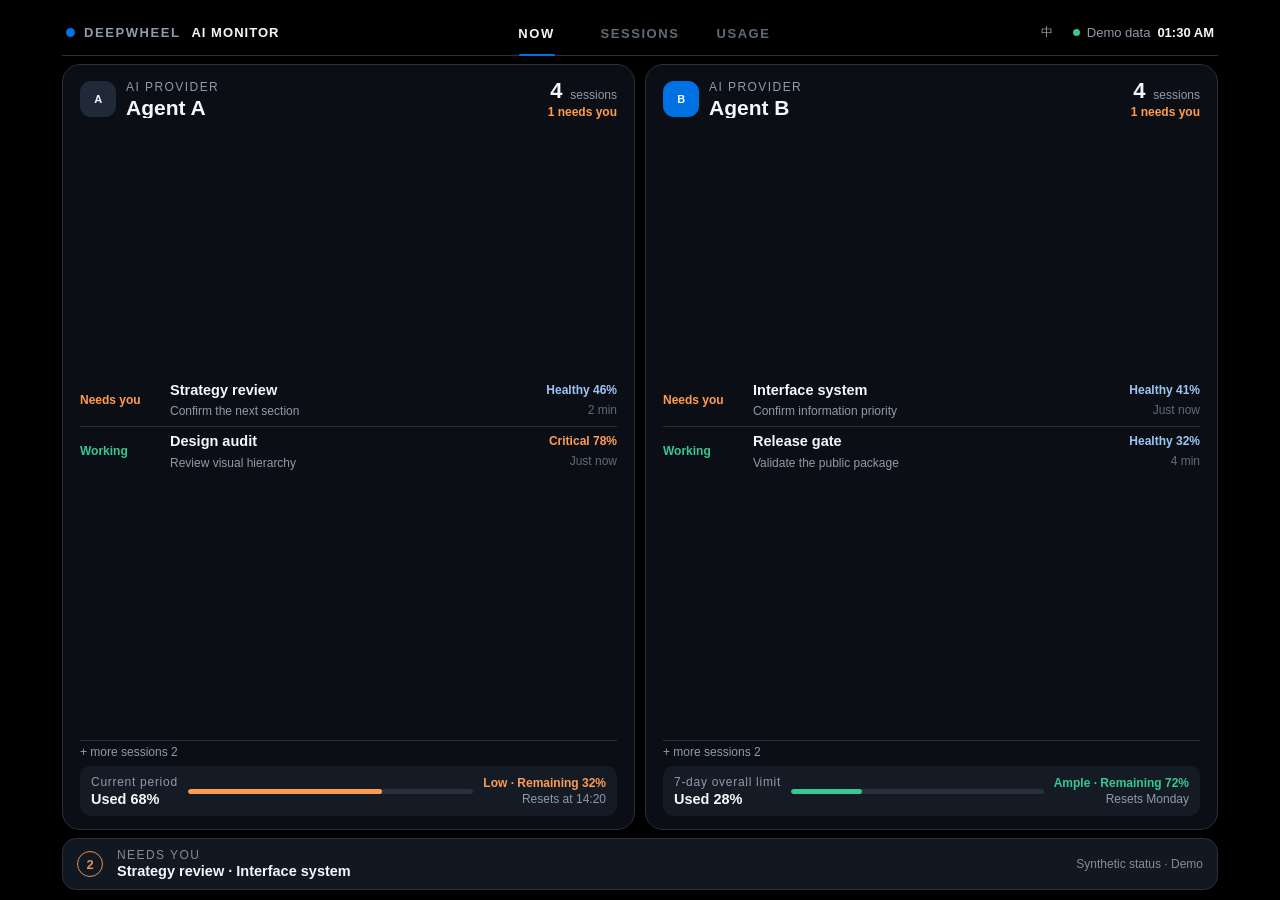
<file: skills/lucas-deepwheel-ai-monitor/assets/starter/index.html>
<!doctype html>
<html lang="zh-CN">
<head>
  <meta charset="utf-8">
  <meta name="viewport" content="width=device-width,initial-scale=1,viewport-fit=cover">
  <meta name="theme-color" content="#000000">
  <meta name="ai-monitor-data-mode" content="demo">
  <meta name="color-scheme" content="dark">
  <meta name="mobile-web-app-capable" content="yes">
  <meta name="apple-mobile-web-app-capable" content="yes">
  <meta name="apple-mobile-web-app-status-bar-style" content="black-translucent">
  <meta name="apple-mobile-web-app-title" content="AI Monitor">
  <title>AI Monitor</title>
  <link rel="manifest" href="manifest.webmanifest?v=4">
  <link rel="apple-touch-icon" href="icons/apple-touch-icon.png?v=3">
  <link rel="stylesheet" href="styles.css?v=4">
</head>
<body>
  <main id="app" aria-label="AI Monitor · AI 编程状态副屏"></main>
  <script src="app.js?v=4"></script>
</body>
</html>
</file>
<file: skills/lucas-deepwheel-ai-monitor/assets/starter/styles.css>
:root {
  --dw-source-ink:#101722; --dw-source-body:#42474F; --dw-source-caption:#5C626B;
  --dw-source-hairline:#E1E6EE; --dw-source-mist:#F2F5F9; --dw-source-white:#FFFFFF;
  --dw-source-success:#12805C; --dw-source-warning:#B54708; --dw-source-error:#D92D20;
  --dw-blue:#0071E3; --dw-ink:#F5F7FA; --dw-body:#C2C9D2; --dw-caption:#8F9AAA;
  --dw-decor:#5F6B79; --dw-hairline:#27303C; --dw-mist:#151B24; --dw-white:#0B0F15;
  --dw-success:#37C793; --dw-warning:#FF9B51; --dw-error:#FF6B6B; --dw-touch-min: 44px;
  --dw-black:#000000; --dw-surface:#0B0F15; --dw-surface-raised:#111821;
  --island-guard:clamp(44px,6.5vw,62px);
  --safe-left:max(var(--island-guard),env(safe-area-inset-left)); --safe-right:max(var(--island-guard),env(safe-area-inset-right));
  --safe-top:max(10px,env(safe-area-inset-top)); --safe-bottom:max(10px,env(safe-area-inset-bottom));
  font-family:"Avenir Next","PingFang SC",-apple-system,BlinkMacSystemFont,sans-serif;
  color:var(--dw-ink); background:var(--dw-black); font-synthesis:none;
}
*{box-sizing:border-box}
html,body{margin:0;width:100%;height:100%;overflow:hidden;background:var(--dw-black)}
body::before,body::after{content:"";position:fixed;z-index:30;top:0;bottom:0;background:var(--dw-black);pointer-events:none}
body::before{left:0;width:var(--safe-left)}body::after{right:0;width:var(--safe-right)}
#app{width:100%;height:100%;padding:var(--safe-top) var(--safe-right) var(--safe-bottom) var(--safe-left);display:grid;grid-template-rows:46px minmax(0,1fr) 52px;gap:8px;background:var(--dw-black)}
.peer-grid{display:grid;grid-template-columns:repeat(2,minmax(0,1fr));gap:10px;min-height:0}
.topbar{display:grid;grid-template-columns:1fr auto 1fr;align-items:center;border-bottom:1px solid var(--dw-hairline);padding:0 4px}
.dw-lockup{display:flex;align-items:center;gap:9px;font-size:10px;letter-spacing:.12em;color:var(--dw-caption);font-weight:600;white-space:nowrap}
.dw-lockup b{font-size:10px;letter-spacing:.08em;color:var(--dw-ink);padding-left:2px}
.dw-dot{width:9px;height:9px;border-radius:50%;background:var(--dw-blue);flex:none}
.topbar nav{height:100%;display:flex;align-items:end;gap:28px}
.topbar nav a{position:relative;display:grid;place-items:center;min-width:72px;min-height:44px;text-decoration:none;color:var(--dw-decor);font-size:10px;font-weight:600;letter-spacing:.12em}
.topbar nav a.active{color:var(--dw-ink)}
.topbar nav a.active::after{content:"";position:absolute;left:18px;right:18px;bottom:-1px;height:2px;border-radius:2px;background:var(--dw-blue)}
.sync{justify-self:end;display:flex;align-items:center;gap:7px;font-size:10px;color:var(--dw-caption);white-space:nowrap;font-variant-numeric:tabular-nums}
.sync time{font-weight:600;color:var(--dw-ink)}
.sync-dot{width:7px;height:7px;border-radius:50%;background:var(--dw-success)}
.provider-card,.sessions-panel,.usage-panel{border:1px solid var(--dw-hairline);border-radius:18px;padding:14px 16px 12px;min-width:0;background:var(--dw-surface)}
.provider-card{display:grid;grid-template-rows:auto 1fr auto auto}
.sessions-panel{display:grid;grid-template-rows:auto minmax(0,1fr) auto;min-height:0}
.usage-panel{display:grid;grid-template-rows:auto 1fr auto;min-height:0}
.provider-head{display:flex;justify-content:space-between;align-items:flex-start;gap:12px}
.provider-id{display:flex;align-items:center;gap:10px;min-width:0}
.provider-card .provider-head,.sessions-panel .provider-id,.usage-panel .provider-id{transform:translateZ(0);will-change:transform}
.provider-mark{width:36px;height:36px;border-radius:11px;display:grid;place-items:center;flex:none;background:#202938;color:var(--dw-ink);font-size:11px;font-weight:700;letter-spacing:-.02em}
.provider-image{display:block;object-fit:cover;background:transparent}
.mark-agent-a{background:#202938}
.mark-agent-b{background:var(--dw-blue)}
.provider-id small{display:block;font-size:8px;color:var(--dw-caption);letter-spacing:.12em;text-transform:uppercase}
.provider-id h2{font-size:19px;line-height:1;margin:3px 0 0;font-weight:600;white-space:nowrap;overflow:hidden;text-overflow:ellipsis}
.provider-count{display:grid;grid-template-columns:auto auto;align-items:end;column-gap:5px;text-align:right}
.provider-count>b{font-size:20px;line-height:1;font-weight:600;font-variant-numeric:tabular-nums}
.provider-count>span{font-size:9px;color:var(--dw-caption)}
.provider-count>em{grid-column:1/3;margin-top:3px;font-size:9px;font-style:normal;color:var(--dw-warning);font-weight:600;white-space:nowrap}
.session-list{align-self:center;display:grid;margin-top:0}
.sessions-all{align-self:stretch;display:grid;grid-auto-rows:1fr;margin-top:5px}
.session-row{display:grid;grid-template-columns:70px minmax(0,1fr) 70px;gap:8px;align-items:center;min-height:48px;border-top:1px solid var(--dw-hairline)}
.session-list .session-row:first-child,.sessions-all .session-row:first-child{border-top:0}
.session-state{font-size:9px;font-weight:600;color:var(--dw-caption)}
.session-row.waiting .session-state,.session-row.blocked .session-state{color:var(--dw-warning)}
.session-row.error .session-state{color:var(--dw-error)}
.session-row.working .session-state{color:var(--dw-success)}
.session-copy{display:grid;min-width:0}
.session-copy b{font-size:11px;font-weight:600;white-space:nowrap;overflow:hidden;text-overflow:ellipsis}
.session-copy span{font-size:9px;color:var(--dw-caption);margin-top:2px;white-space:nowrap;overflow:hidden;text-overflow:ellipsis}
.session-meta{text-align:right;display:grid;min-width:0}
.session-meta b{font-size:9px;font-weight:600;color:var(--dw-caption);white-space:nowrap}
.session-meta span{font-size:8px;color:var(--dw-decor);margin-top:2px;white-space:nowrap}
.session-meta.risk b{color:var(--dw-warning)}
.more-sessions{font-size:9px;color:var(--dw-caption);padding:4px 0 7px;border-top:1px solid var(--dw-hairline)}
.usage-strip{display:grid;grid-template-columns:auto 1fr auto;gap:10px;align-items:center;background:var(--dw-mist);border-radius:11px;padding:8px 10px}
.usage-copy small{display:block;font-size:8px;color:var(--dw-caption);letter-spacing:.06em}
.usage-copy b{display:block;font-size:10px;margin-top:2px;font-weight:600;white-space:nowrap}
.usage-bar{height:4px;background:var(--dw-hairline);border-radius:4px;overflow:hidden}
.usage-bar i{display:block;height:100%;background:var(--dw-ink);border-radius:4px}
.usage-strip.low .usage-bar i{background:var(--dw-warning)}
.usage-meta{display:grid;gap:2px;text-align:right;font-size:8px;color:var(--dw-caption);white-space:nowrap}
.alert{border:1px solid var(--dw-hairline);border-radius:14px;background:var(--dw-surface-raised);color:var(--dw-ink);display:grid;grid-template-columns:30px 1fr auto;align-items:center;gap:10px;padding:0 14px}
.alert-count{width:26px;height:26px;border:1px solid #E09052;border-radius:50%;display:grid;place-items:center;color:#E09052;font-size:11px;font-weight:600}
.alert small{display:block;font-size:8px;letter-spacing:.12em;color:rgba(255,255,255,.5)}
.alert b{font-size:11px;font-weight:600;white-space:nowrap;overflow:hidden;text-overflow:ellipsis}
.mode-tag{font-size:9px;color:rgba(255,255,255,.5);white-space:nowrap}
.sessions-foot{border-top:1px solid var(--dw-hairline);padding-top:7px;font-size:8px;color:var(--dw-caption)}
.foot{display:grid;grid-template-columns:1fr auto 1fr;align-items:center;padding:0 5px;font-size:8px;color:var(--dw-caption);letter-spacing:.07em}
.foot b{font-size:9px;color:var(--dw-ink);font-weight:600}
.foot time{justify-self:end;font-variant-numeric:tabular-nums}
.source-badge{font-size:8px;color:var(--dw-caption);border:1px solid var(--dw-hairline);border-radius:999px;padding:5px 8px;white-space:nowrap}
.usage-hero{align-self:center}
.usage-hero>small{font-size:9px;color:var(--dw-caption);letter-spacing:.1em;font-weight:600}
.usage-hero>div{line-height:.8;margin:8px 0 9px;font-variant-numeric:tabular-nums}
.usage-hero>div b{font-size:68px;font-weight:600;letter-spacing:-.06em}
.usage-hero>div sup{font-size:19px;font-weight:600;vertical-align:top;margin-left:3px}
.usage-hero>span{font-size:10px;color:var(--dw-caption)}
.usage-panel.low .usage-hero>div{color:var(--dw-warning)}
.usage-detail{display:grid;grid-template-columns:.8fr 1fr 1.2fr;border-top:1px solid var(--dw-hairline);padding-top:9px}
.usage-detail>div{min-width:0}
.usage-detail>div+div{border-left:1px solid var(--dw-hairline);padding-left:14px}
.usage-detail small{display:block;font-size:8px;color:var(--dw-caption);letter-spacing:.06em}
.usage-detail b{display:block;font-size:13px;margin-top:4px;font-weight:600;white-space:nowrap;overflow:hidden;text-overflow:ellipsis}
.usage-spark{display:block;width:100%;height:26px;margin-top:2px;overflow:visible}.usage-spark polyline{fill:none;stroke:var(--dw-decor);stroke-width:1.8;stroke-linecap:round;stroke-linejoin:round}.usage-spark circle{fill:var(--dw-decor)}
.empty{align-self:center;margin:0;color:var(--dw-caption);font-size:10px}
.safe-probe{position:fixed;visibility:hidden;padding:env(safe-area-inset-top) env(safe-area-inset-right) env(safe-area-inset-bottom) env(safe-area-inset-left)}
#device-check{position:fixed;z-index:20;right:var(--safe-right);bottom:var(--safe-bottom);width:250px;padding:12px 14px;border:1px solid rgba(255,255,255,.18);border-radius:14px;background:rgba(16,23,34,.94);color:#fff;box-shadow:0 12px 30px rgba(16,23,34,.25);font-size:10px;font-variant-numeric:tabular-nums;backdrop-filter:blur(14px)}
#device-check>div{display:flex;align-items:center;justify-content:space-between;gap:10px}#device-check b{font-size:10px;letter-spacing:.1em}#device-check a{min-width:44px;min-height:32px;display:grid;place-items:center;color:#fff;text-decoration:none;border:1px solid rgba(255,255,255,.25);border-radius:999px}#device-check p{margin:5px 0 0;color:rgba(255,255,255,.72)}#device-check p.pass{color:#61D2A8;font-weight:600}#device-check p.fail{color:#FFB16F;font-weight:600}
@media(max-height:390px){
  #app{grid-template-rows:40px minmax(0,1fr) 44px;gap:6px}
  .topbar nav a{min-height:38px;min-width:64px}
  .provider-card,.sessions-panel,.usage-panel{padding:10px 13px 9px;border-radius:16px}
  .provider-mark{width:31px;height:31px;border-radius:9px}
  .provider-id h2{font-size:16px}.provider-count>b{font-size:17px}
  .session-row{min-height:42px}.usage-strip{padding:6px 8px}.more-sessions{padding:2px 0 5px}
  .usage-hero>div b{font-size:57px}.usage-detail{padding-top:7px}.alert{border-radius:12px}
}
@media(max-width:830px){.dw-lockup b{display:none}.topbar nav{gap:8px}.topbar nav a{min-width:60px}.sync span:not(.sync-dot){display:none}}
@media(prefers-reduced-motion:reduce){*{animation:none!important;transition:none!important}}

/* Usage colour + adaptive type exploration. The accepted rc10 source is untouched. */
:root{
  --usage-ample:#37C793;
  --usage-normal:#4EA1FF;
  --usage-low:#FF9B51;
  --usage-critical:#FF5F57;
  --usage-unknown:#8F9AAA;
  --type-caption:clamp(11px,calc(6px + 1.35vh),12px);
  --type-meta:clamp(12px,calc(6.7px + 1.4vh),13px);
  --type-body:clamp(13px,calc(7.4px + 1.5vh),14.5px);
  --type-title:clamp(18px,calc(10px + 2.1vh),21px);
  --type-count:clamp(19px,calc(11px + 2.15vh),22px);
  --type-hero:clamp(62px,calc(26px + 9.5vh),78px);
}
.dw-lockup,.dw-lockup b,.topbar nav a,.sync{font-size:var(--type-meta)}
.provider-id small,.session-meta span,.usage-copy small,.usage-meta,.alert small,.sessions-foot,.foot,.source-badge,.usage-detail small{font-size:var(--type-caption)}
.provider-id h2{font-size:var(--type-title)}
.provider-count>b{font-size:var(--type-count)}
.provider-count>span,.provider-count>em,.session-state,.session-copy span,.session-meta b,.more-sessions,.mode-tag,.usage-hero>small{font-size:var(--type-caption)}
.session-copy b,.usage-copy b,.alert b,.usage-hero>span{font-size:var(--type-body)}
.alert-count{font-size:var(--type-meta)}
.foot b{font-size:var(--type-meta)}
.usage-detail b{font-size:clamp(14px,calc(7px + 1.9vh),16px)}
.usage-hero>div b{font-size:var(--type-hero)}
.usage-hero>div sup{font-size:clamp(20px,calc(9px + 2.8vh),24px)}
.session-copy span,.session-meta span{margin-top:3px}
.usage-bar{height:5px}
.usage-meta strong{font:inherit;font-weight:600;color:var(--usage-tone)}
.usage-state-label{display:flex;align-items:center;gap:6px}
.usage-state-label i{width:7px;height:7px;border-radius:50%;background:var(--usage-tone);box-shadow:0 0 0 3px color-mix(in srgb,var(--usage-tone) 16%,transparent)}
.usage-ample{--usage-tone:var(--usage-ample)}
.usage-normal{--usage-tone:var(--usage-normal)}
.usage-low{--usage-tone:var(--usage-low)}
.usage-critical{--usage-tone:var(--usage-critical)}
.usage-unknown{--usage-tone:var(--usage-unknown)}
.usage-strip .usage-bar i{background:var(--usage-tone)}
.usage-panel .usage-hero>div{color:var(--usage-tone)}
.usage-panel .usage-spark polyline{stroke:var(--usage-tone)}
.usage-panel .usage-spark circle{fill:var(--usage-tone)}
@media(max-height:390px){
  :root{--type-caption:11px;--type-meta:12px;--type-body:13px;--type-title:18px;--type-count:19px;--type-hero:60px}
  .session-row{grid-template-columns:76px minmax(0,1fr) 76px;gap:7px}
  .provider-card,.sessions-panel,.usage-panel{padding:9px 12px 8px}
  .usage-strip{padding:5px 8px}
  .usage-detail>div+div{padding-left:10px}
}
@media(min-height:430px){
  .provider-card,.sessions-panel,.usage-panel{padding:15px 17px 13px}
  .session-row{grid-template-columns:82px minmax(0,1fr) 82px;min-height:51px}
  .usage-strip{padding:9px 11px}
}

/* rc11: real iPhone safe-area collision fix. */
html{-webkit-text-size-adjust:100%;text-size-adjust:100%}
.sessions-all{margin-top:2px;min-height:0;overflow:hidden}
.sessions-all .session-row{min-height:0}
.sessions-all .session-copy b,
.sessions-all .session-copy span,
.sessions-all .session-meta b,
.sessions-all .session-meta span{line-height:1.15}
.sessions-all .session-state{line-height:1.2}
.sessions-foot{
  position:relative;z-index:1;margin-top:6px;padding-top:8px;line-height:1.2;
  white-space:nowrap;overflow:hidden;text-overflow:ellipsis;background:var(--dw-surface)
}
.usage-detail{grid-template-columns:repeat(3,minmax(0,1fr))}
.usage-detail b{font-size:clamp(13px,calc(7px + 1.65vh),15px);letter-spacing:0;overflow:visible;text-overflow:clip}
@media(max-height:390px){
  .sessions-all{margin-top:1px}
  .sessions-foot{margin-top:4px;padding-top:6px}
}

/* Private v1 standard: revised quota thresholds + dynamic provider windows. */
.usage-panel{grid-template-rows:auto minmax(0,1fr) auto}
.usage-main{display:grid;grid-template-columns:38% minmax(0,1fr);gap:14px;min-height:0;align-items:center}
.usage-hero{align-self:center;min-width:0}
.usage-hero>div{color:var(--usage-tone)}
.usage-hero>span{display:block;white-space:nowrap;font-size:var(--type-body);color:var(--dw-caption)}
.pressure{height:132px;min-width:0;border-left:1px solid var(--dw-hairline);padding-left:14px;display:grid;grid-template-rows:auto minmax(0,1fr)}
.pressure-head{display:grid;gap:2px}
.pressure-head b{font-size:var(--type-body);font-weight:600;color:var(--dw-ink)}
.pressure-head span{font-size:var(--type-caption);color:var(--dw-caption)}
.pressure-bars{min-height:0;display:grid;grid-template-columns:repeat(7,minmax(0,1fr));gap:7px;align-items:stretch;padding-top:5px}
.pressure-item{--bar:20%;position:relative;display:grid;grid-template-rows:16px minmax(0,1fr) 17px;justify-items:center;min-width:0;color:var(--dw-caption)}
.pressure-item span{font-size:10px;font-weight:400;font-variant-numeric:tabular-nums;white-space:nowrap}
.pressure-item i{align-self:end;width:14px;height:var(--bar);min-height:4px;max-height:100%;border-radius:7px;background:#AEB6C2}
.pressure-item.tone-1 i{background:#9CC5F5}.pressure-item.tone-2 i{background:#4D9BEC}.pressure-item.today i{background:#0071E3}
.pressure-item b{font-size:11px;line-height:15px;font-weight:400;color:var(--dw-caption)}
.pressure-item.today span,.pressure-item.today b{font-weight:600;color:var(--dw-ink)}
.pressure-item.today b{border-bottom:2px solid #0071E3}
.pressure-item.empty-bar span{color:var(--dw-decor)}
.pressure-item.empty-bar i{background:var(--dw-hairline)}
.detail-ample b{color:var(--usage-ample)}.detail-normal b{color:var(--usage-normal)}.detail-low b{color:var(--usage-low)}.detail-critical b{color:var(--usage-critical)}.detail-data b{color:#4D9BEC}
.session-meta.healthy b{color:#9CC5F5}.session-meta.handoff b{color:var(--dw-error)}.session-meta.unknown b{color:var(--dw-caption)}
.quota-legend{display:flex;align-items:center;gap:16px;white-space:nowrap;letter-spacing:0}
.quota-legend i{font-size:10px;font-style:normal;color:var(--dw-caption)}
.quota-legend i b{font-size:10px}.quota-legend .ample b,.quota-legend .ample{color:var(--usage-ample)}.quota-legend .normal b,.quota-legend .normal{color:var(--usage-normal)}.quota-legend .low b,.quota-legend .low{color:var(--usage-low)}.quota-legend .critical b,.quota-legend .critical{color:var(--usage-critical)}
@media(max-height:390px){.usage-main{gap:10px}.pressure{height:110px;padding-left:10px}.pressure-bars{gap:5px}.pressure-item i{width:12px}.quota-legend{gap:10px}.quota-legend i,.quota-legend i b{font-size:9px}}
/* Screenshot QA: avoid Chromium compositing omissions; no visual change. */
.provider-head,.provider-id,.dw-lockup{transform:none!important;will-change:auto!important}

/* Private v1 standard: shared session typography and optical centering. */
.session-list .session-copy b,
.sessions-all .session-copy b{
  line-height:1.4;
}
.session-list .session-copy span,
.sessions-all .session-copy span,
.session-list .session-meta b,
.sessions-all .session-meta b,
.session-list .session-meta span,
.sessions-all .session-meta span,
.session-list .session-state,
.sessions-all .session-state{
  line-height:1.4;
}
.session-list .session-copy,
.sessions-all .session-copy,
.session-list .session-meta,
.sessions-all .session-meta{
  align-content:center;
}
.session-list .session-state,
.sessions-all .session-state{
  align-self:center;
}

/* Private v1 standard: two-row NOW summary uses a subtle upward optical correction.
   The list remains mathematically centered; this only compensates for the
   heavier usage strip and '+ more sessions' area below it. */
.session-list{
  position:relative;
  top:-4px;
}
@media(max-height:390px){
  .session-list{top:-2px}
}

/* Private v1 standard: iOS standalone viewport balance.
   Browser mode follows the dynamic viewport; installed mode uses the largest
   full-screen viewport while safe-area padding protects system gestures. */
html,body{
  min-height:100vh;
  min-height:100dvh;
  overscroll-behavior:none;
}
#app{
  height:100dvh;
  min-height:0;
}
html.is-standalone,
html.is-standalone body{
  height:100lvh;
  min-height:100lvh;
}
html.is-standalone #app{
  height:max(100vh,100lvh);
}
.alert{
  align-self:stretch;
}

/* Public-only controls. Visual tokens, type scale and layout above are the
   Lucas-approved private UI baseline; these rules add language switching only. */
.top-actions{justify-self:end;display:flex;align-items:center;gap:4px;min-width:0}
.top-actions .sync{justify-self:auto}
.language-switch{
  width:44px;height:44px;display:grid;place-items:center;border:0;border-radius:999px;
  color:var(--dw-caption);text-decoration:none;font-size:var(--type-caption);font-weight:600;
  letter-spacing:.04em;background:transparent
}
.language-switch:focus-visible{outline:2px solid var(--dw-blue);outline-offset:-6px}
.usage-hero>span{max-width:100%;overflow:hidden;text-overflow:ellipsis}
@media(max-width:830px){
  .top-actions{gap:0}
  .language-switch{width:40px;min-width:40px}
}
</file>
<file: skills/lucas-deepwheel-ai-watchtower/assets/starter/styles.css>
:root {
  --dw-source-ink:#101722; --dw-source-body:#42474F; --dw-source-caption:#5C626B;
  --dw-source-hairline:#E1E6EE; --dw-source-mist:#F2F5F9; --dw-source-white:#FFFFFF;
  --dw-source-success:#12805C; --dw-source-warning:#B54708; --dw-source-error:#D92D20;
  --dw-blue:#0071E3; --dw-ink:#F5F7FA; --dw-body:#C2C9D2; --dw-caption:#8F9AAA;
  --dw-decor:#5F6B79; --dw-hairline:#27303C; --dw-mist:#151B24; --dw-white:#0B0F15;
  --dw-success:#37C793; --dw-warning:#FF9B51; --dw-error:#FF6B6B; --dw-touch-min: 44px;
  --dw-black:#000000; --dw-surface:#0B0F15; --dw-surface-raised:#111821;
  --island-guard:clamp(44px,6.5vw,62px);
  --safe-left:max(var(--island-guard),env(safe-area-inset-left)); --safe-right:max(var(--island-guard),env(safe-area-inset-right));
  --safe-top:max(10px,env(safe-area-inset-top)); --safe-bottom:max(10px,env(safe-area-inset-bottom));
  font-family:"Avenir Next","PingFang SC",-apple-system,BlinkMacSystemFont,sans-serif;
  color:var(--dw-ink); background:var(--dw-black); font-synthesis:none;
}
*{box-sizing:border-box}
html,body{margin:0;width:100%;height:100%;overflow:hidden;background:var(--dw-black)}
body::before,body::after{content:"";position:fixed;z-index:30;top:0;bottom:0;background:var(--dw-black);pointer-events:none}
body::before{left:0;width:var(--safe-left)}body::after{right:0;width:var(--safe-right)}
#app{width:100%;height:100%;padding:var(--safe-top) var(--safe-right) var(--safe-bottom) var(--safe-left);display:grid;grid-template-rows:46px minmax(0,1fr) 52px;gap:8px;background:var(--dw-black)}
.peer-grid{display:grid;grid-template-columns:repeat(2,minmax(0,1fr));gap:10px;min-height:0}
.topbar{display:grid;grid-template-columns:1fr auto 1fr;align-items:center;border-bottom:1px solid var(--dw-hairline);padding:0 4px}
.dw-lockup{display:flex;align-items:center;gap:9px;font-size:10px;letter-spacing:.12em;color:var(--dw-caption);font-weight:600;white-space:nowrap}
.dw-lockup b{font-size:10px;letter-spacing:.08em;color:var(--dw-ink);padding-left:2px}
.dw-dot{width:9px;height:9px;border-radius:50%;background:var(--dw-blue);flex:none}
.topbar nav{height:100%;display:flex;align-items:end;gap:28px}
.topbar nav a{position:relative;display:grid;place-items:center;min-width:72px;min-height:44px;text-decoration:none;color:var(--dw-decor);font-size:10px;font-weight:600;letter-spacing:.12em}
.topbar nav a.active{color:var(--dw-ink)}
.topbar nav a.active::after{content:"";position:absolute;left:18px;right:18px;bottom:-1px;height:2px;border-radius:2px;background:var(--dw-blue)}
.sync{justify-self:end;display:flex;align-items:center;gap:7px;font-size:10px;color:var(--dw-caption);white-space:nowrap;font-variant-numeric:tabular-nums}
.sync time{font-weight:600;color:var(--dw-ink)}
.sync-dot{width:7px;height:7px;border-radius:50%;background:var(--dw-success)}
.provider-card,.sessions-panel,.usage-panel{border:1px solid var(--dw-hairline);border-radius:18px;padding:14px 16px 12px;min-width:0;background:var(--dw-surface)}
.provider-card{display:grid;grid-template-rows:auto 1fr auto auto}
.sessions-panel{display:grid;grid-template-rows:auto minmax(0,1fr) auto;min-height:0}
.usage-panel{display:grid;grid-template-rows:auto 1fr auto;min-height:0}
.provider-head{display:flex;justify-content:space-between;align-items:flex-start;gap:12px}
.provider-id{display:flex;align-items:center;gap:10px;min-width:0}
.provider-card .provider-head,.sessions-panel .provider-id,.usage-panel .provider-id{transform:translateZ(0);will-change:transform}
.provider-mark{width:36px;height:36px;border-radius:11px;display:grid;place-items:center;flex:none;background:#202938;color:var(--dw-ink);font-size:11px;font-weight:700;letter-spacing:-.02em}
.provider-image{display:block;object-fit:cover;background:transparent}
.mark-agent-a{background:#202938}
.mark-agent-b{background:var(--dw-blue)}
.provider-id small{display:block;font-size:8px;color:var(--dw-caption);letter-spacing:.12em;text-transform:uppercase}
.provider-id h2{font-size:19px;line-height:1;margin:3px 0 0;font-weight:600;white-space:nowrap;overflow:hidden;text-overflow:ellipsis}
.provider-count{display:grid;grid-template-columns:auto auto;align-items:end;column-gap:5px;text-align:right}
.provider-count>b{font-size:20px;line-height:1;font-weight:600;font-variant-numeric:tabular-nums}
.provider-count>span{font-size:9px;color:var(--dw-caption)}
.provider-count>em{grid-column:1/3;margin-top:3px;font-size:9px;font-style:normal;color:var(--dw-warning);font-weight:600;white-space:nowrap}
.session-list{align-self:center;display:grid;margin-top:0}
.sessions-all{align-self:stretch;display:grid;grid-auto-rows:1fr;margin-top:5px}
.session-row{display:grid;grid-template-columns:70px minmax(0,1fr) 70px;gap:8px;align-items:center;min-height:48px;border-top:1px solid var(--dw-hairline)}
.session-list .session-row:first-child,.sessions-all .session-row:first-child{border-top:0}
.session-state{font-size:9px;font-weight:600;color:var(--dw-caption)}
.session-row.waiting .session-state,.session-row.blocked .session-state{color:var(--dw-warning)}
.session-row.error .session-state{color:var(--dw-error)}
.session-row.working .session-state{color:var(--dw-success)}
.session-copy{display:grid;min-width:0}
.session-copy b{font-size:11px;font-weight:600;white-space:nowrap;overflow:hidden;text-overflow:ellipsis}
.session-copy span{font-size:9px;color:var(--dw-caption);margin-top:2px;white-space:nowrap;overflow:hidden;text-overflow:ellipsis}
.session-meta{text-align:right;display:grid;min-width:0}
.session-meta b{font-size:9px;font-weight:600;color:var(--dw-caption);white-space:nowrap}
.session-meta span{font-size:8px;color:var(--dw-decor);margin-top:2px;white-space:nowrap}
.session-meta.risk b{color:var(--dw-warning)}
.more-sessions{font-size:9px;color:var(--dw-caption);padding:4px 0 7px;border-top:1px solid var(--dw-hairline)}
.usage-strip{display:grid;grid-template-columns:auto 1fr auto;gap:10px;align-items:center;background:var(--dw-mist);border-radius:11px;padding:8px 10px}
.usage-copy small{display:block;font-size:8px;color:var(--dw-caption);letter-spacing:.06em}
.usage-copy b{display:block;font-size:10px;margin-top:2px;font-weight:600;white-space:nowrap}
.usage-bar{height:4px;background:var(--dw-hairline);border-radius:4px;overflow:hidden}
.usage-bar i{display:block;height:100%;background:var(--dw-ink);border-radius:4px}
.usage-strip.low .usage-bar i{background:var(--dw-warning)}
.usage-meta{display:grid;gap:2px;text-align:right;font-size:8px;color:var(--dw-caption);white-space:nowrap}
.alert{border:1px solid var(--dw-hairline);border-radius:14px;background:var(--dw-surface-raised);color:var(--dw-ink);display:grid;grid-template-columns:30px 1fr auto;align-items:center;gap:10px;padding:0 14px}
.alert-count{width:26px;height:26px;border:1px solid #E09052;border-radius:50%;display:grid;place-items:center;color:#E09052;font-size:11px;font-weight:600}
.alert small{display:block;font-size:8px;letter-spacing:.12em;color:rgba(255,255,255,.5)}
.alert b{font-size:11px;font-weight:600;white-space:nowrap;overflow:hidden;text-overflow:ellipsis}
.mode-tag{font-size:9px;color:rgba(255,255,255,.5);white-space:nowrap}
.sessions-foot{border-top:1px solid var(--dw-hairline);padding-top:7px;font-size:8px;color:var(--dw-caption)}
.foot{display:grid;grid-template-columns:1fr auto 1fr;align-items:center;padding:0 5px;font-size:8px;color:var(--dw-caption);letter-spacing:.07em}
.foot b{font-size:9px;color:var(--dw-ink);font-weight:600}
.foot time{justify-self:end;font-variant-numeric:tabular-nums}
.source-badge{font-size:8px;color:var(--dw-caption);border:1px solid var(--dw-hairline);border-radius:999px;padding:5px 8px;white-space:nowrap}
.usage-hero{align-self:center}
.usage-hero>small{font-size:9px;color:var(--dw-caption);letter-spacing:.1em;font-weight:600}
.usage-hero>div{line-height:.8;margin:8px 0 9px;font-variant-numeric:tabular-nums}
.usage-hero>div b{font-size:68px;font-weight:600;letter-spacing:-.06em}
.usage-hero>div sup{font-size:19px;font-weight:600;vertical-align:top;margin-left:3px}
.usage-hero>span{font-size:10px;color:var(--dw-caption)}
.usage-panel.low .usage-hero>div{color:var(--dw-warning)}
.usage-detail{display:grid;grid-template-columns:.8fr 1fr 1.2fr;border-top:1px solid var(--dw-hairline);padding-top:9px}
.usage-detail>div{min-width:0}
.usage-detail>div+div{border-left:1px solid var(--dw-hairline);padding-left:14px}
.usage-detail small{display:block;font-size:8px;color:var(--dw-caption);letter-spacing:.06em}
.usage-detail b{display:block;font-size:13px;margin-top:4px;font-weight:600;white-space:nowrap;overflow:hidden;text-overflow:ellipsis}
.usage-spark{display:block;width:100%;height:26px;margin-top:2px;overflow:visible}.usage-spark polyline{fill:none;stroke:var(--dw-decor);stroke-width:1.8;stroke-linecap:round;stroke-linejoin:round}.usage-spark circle{fill:var(--dw-decor)}
.empty{align-self:center;margin:0;color:var(--dw-caption);font-size:10px}
.safe-probe{position:fixed;visibility:hidden;padding:env(safe-area-inset-top) env(safe-area-inset-right) env(safe-area-inset-bottom) env(safe-area-inset-left)}
#device-check{position:fixed;z-index:20;right:var(--safe-right);bottom:var(--safe-bottom);width:250px;padding:12px 14px;border:1px solid rgba(255,255,255,.18);border-radius:14px;background:rgba(16,23,34,.94);color:#fff;box-shadow:0 12px 30px rgba(16,23,34,.25);font-size:10px;font-variant-numeric:tabular-nums;backdrop-filter:blur(14px)}
#device-check>div{display:flex;align-items:center;justify-content:space-between;gap:10px}#device-check b{font-size:10px;letter-spacing:.1em}#device-check a{min-width:44px;min-height:32px;display:grid;place-items:center;color:#fff;text-decoration:none;border:1px solid rgba(255,255,255,.25);border-radius:999px}#device-check p{margin:5px 0 0;color:rgba(255,255,255,.72)}#device-check p.pass{color:#61D2A8;font-weight:600}#device-check p.fail{color:#FFB16F;font-weight:600}
@media(max-height:390px){
  #app{grid-template-rows:40px minmax(0,1fr) 44px;gap:6px}
  .topbar nav a{min-height:38px;min-width:64px}
  .provider-card,.sessions-panel,.usage-panel{padding:10px 13px 9px;border-radius:16px}
  .provider-mark{width:31px;height:31px;border-radius:9px}
  .provider-id h2{font-size:16px}.provider-count>b{font-size:17px}
  .session-row{min-height:42px}.usage-strip{padding:6px 8px}.more-sessions{padding:2px 0 5px}
  .usage-hero>div b{font-size:57px}.usage-detail{padding-top:7px}.alert{border-radius:12px}
}
@media(max-width:830px){.dw-lockup b{display:none}.topbar nav{gap:8px}.topbar nav a{min-width:60px}.sync span:not(.sync-dot){display:none}}
@media(prefers-reduced-motion:reduce){*{animation:none!important;transition:none!important}}

/* Usage colour + adaptive type exploration. The accepted rc10 source is untouched. */
:root{
  --usage-ample:#37C793;
  --usage-normal:#4EA1FF;
  --usage-low:#FF9B51;
  --usage-critical:#FF5F57;
  --usage-unknown:#8F9AAA;
  --type-caption:clamp(11px,calc(6px + 1.35vh),12px);
  --type-meta:clamp(12px,calc(6.7px + 1.4vh),13px);
  --type-body:clamp(13px,calc(7.4px + 1.5vh),14.5px);
  --type-title:clamp(18px,calc(10px + 2.1vh),21px);
  --type-count:clamp(19px,calc(11px + 2.15vh),22px);
  --type-hero:clamp(62px,calc(26px + 9.5vh),78px);
}
.dw-lockup,.dw-lockup b,.topbar nav a,.sync{font-size:var(--type-meta)}
.provider-id small,.session-meta span,.usage-copy small,.usage-meta,.alert small,.sessions-foot,.foot,.source-badge,.usage-detail small{font-size:var(--type-caption)}
.provider-id h2{font-size:var(--type-title)}
.provider-count>b{font-size:var(--type-count)}
.provider-count>span,.provider-count>em,.session-state,.session-copy span,.session-meta b,.more-sessions,.mode-tag,.usage-hero>small{font-size:var(--type-caption)}
.session-copy b,.usage-copy b,.alert b,.usage-hero>span{font-size:var(--type-body)}
.alert-count{font-size:var(--type-meta)}
.foot b{font-size:var(--type-meta)}
.usage-detail b{font-size:clamp(14px,calc(7px + 1.9vh),16px)}
.usage-hero>div b{font-size:var(--type-hero)}
.usage-hero>div sup{font-size:clamp(20px,calc(9px + 2.8vh),24px)}
.session-copy span,.session-meta span{margin-top:3px}
.usage-bar{height:5px}
.usage-meta strong{font:inherit;font-weight:600;color:var(--usage-tone)}
.usage-state-label{display:flex;align-items:center;gap:6px}
.usage-state-label i{width:7px;height:7px;border-radius:50%;background:var(--usage-tone);box-shadow:0 0 0 3px color-mix(in srgb,var(--usage-tone) 16%,transparent)}
.usage-ample{--usage-tone:var(--usage-ample)}
.usage-normal{--usage-tone:var(--usage-normal)}
.usage-low{--usage-tone:var(--usage-low)}
.usage-critical{--usage-tone:var(--usage-critical)}
.usage-unknown{--usage-tone:var(--usage-unknown)}
.usage-strip .usage-bar i{background:var(--usage-tone)}
.usage-panel .usage-hero>div{color:var(--usage-tone)}
.usage-panel .usage-spark polyline{stroke:var(--usage-tone)}
.usage-panel .usage-spark circle{fill:var(--usage-tone)}
@media(max-height:390px){
  :root{--type-caption:11px;--type-meta:12px;--type-body:13px;--type-title:18px;--type-count:19px;--type-hero:60px}
  .session-row{grid-template-columns:76px minmax(0,1fr) 76px;gap:7px}
  .provider-card,.sessions-panel,.usage-panel{padding:9px 12px 8px}
  .usage-strip{padding:5px 8px}
  .usage-detail>div+div{padding-left:10px}
}
@media(min-height:430px){
  .provider-card,.sessions-panel,.usage-panel{padding:15px 17px 13px}
  .session-row{grid-template-columns:82px minmax(0,1fr) 82px;min-height:51px}
  .usage-strip{padding:9px 11px}
}

/* rc11: real iPhone safe-area collision fix. */
html{-webkit-text-size-adjust:100%;text-size-adjust:100%}
.sessions-all{margin-top:2px;min-height:0;overflow:hidden}
.sessions-all .session-row{min-height:0}
.sessions-all .session-copy b,
.sessions-all .session-copy span,
.sessions-all .session-meta b,
.sessions-all .session-meta span{line-height:1.15}
.sessions-all .session-state{line-height:1.2}
.sessions-foot{
  position:relative;z-index:1;margin-top:6px;padding-top:8px;line-height:1.2;
  white-space:nowrap;overflow:hidden;text-overflow:ellipsis;background:var(--dw-surface)
}
.usage-detail{grid-template-columns:repeat(3,minmax(0,1fr))}
.usage-detail b{font-size:clamp(13px,calc(7px + 1.65vh),15px);letter-spacing:0;overflow:visible;text-overflow:clip}
@media(max-height:390px){
  .sessions-all{margin-top:1px}
  .sessions-foot{margin-top:4px;padding-top:6px}
}

/* Private v1 standard: revised quota thresholds + dynamic provider windows. */
.usage-panel{grid-template-rows:auto minmax(0,1fr) auto}
.usage-main{display:grid;grid-template-columns:38% minmax(0,1fr);gap:14px;min-height:0;align-items:center}
.usage-hero{align-self:center;min-width:0}
.usage-hero>div{color:var(--usage-tone)}
.usage-hero>span{display:block;white-space:nowrap;font-size:var(--type-body);color:var(--dw-caption)}
.pressure{height:132px;min-width:0;border-left:1px solid var(--dw-hairline);padding-left:14px;display:grid;grid-template-rows:auto minmax(0,1fr)}
.pressure-head{display:grid;gap:2px}
.pressure-head b{font-size:var(--type-body);font-weight:600;color:var(--dw-ink)}
.pressure-head span{font-size:var(--type-caption);color:var(--dw-caption)}
.pressure-bars{min-height:0;display:grid;grid-template-columns:repeat(7,minmax(0,1fr));gap:7px;align-items:stretch;padding-top:5px}
.pressure-item{--bar:20%;position:relative;display:grid;grid-template-rows:16px minmax(0,1fr) 17px;justify-items:center;min-width:0;color:var(--dw-caption)}
.pressure-item span{font-size:10px;font-weight:400;font-variant-numeric:tabular-nums;white-space:nowrap}
.pressure-item i{align-self:end;width:14px;height:var(--bar);min-height:4px;max-height:100%;border-radius:7px;background:#AEB6C2}
.pressure-item.tone-1 i{background:#9CC5F5}.pressure-item.tone-2 i{background:#4D9BEC}.pressure-item.today i{background:#0071E3}
.pressure-item b{font-size:11px;line-height:15px;font-weight:400;color:var(--dw-caption)}
.pressure-item.today span,.pressure-item.today b{font-weight:600;color:var(--dw-ink)}
.pressure-item.today b{border-bottom:2px solid #0071E3}
.pressure-item.empty-bar span{color:var(--dw-decor)}
.pressure-item.empty-bar i{background:var(--dw-hairline)}
.detail-ample b{color:var(--usage-ample)}.detail-normal b{color:var(--usage-normal)}.detail-low b{color:var(--usage-low)}.detail-critical b{color:var(--usage-critical)}.detail-data b{color:#4D9BEC}
.session-meta.healthy b{color:#9CC5F5}.session-meta.handoff b{color:var(--dw-error)}.session-meta.unknown b{color:var(--dw-caption)}
.quota-legend{display:flex;align-items:center;gap:16px;white-space:nowrap;letter-spacing:0}
.quota-legend i{font-size:10px;font-style:normal;color:var(--dw-caption)}
.quota-legend i b{font-size:10px}.quota-legend .ample b,.quota-legend .ample{color:var(--usage-ample)}.quota-legend .normal b,.quota-legend .normal{color:var(--usage-normal)}.quota-legend .low b,.quota-legend .low{color:var(--usage-low)}.quota-legend .critical b,.quota-legend .critical{color:var(--usage-critical)}
@media(max-height:390px){.usage-main{gap:10px}.pressure{height:110px;padding-left:10px}.pressure-bars{gap:5px}.pressure-item i{width:12px}.quota-legend{gap:10px}.quota-legend i,.quota-legend i b{font-size:9px}}
/* Screenshot QA: avoid Chromium compositing omissions; no visual change. */
.provider-head,.provider-id,.dw-lockup{transform:none!important;will-change:auto!important}

/* Private v1 standard: shared session typography and optical centering. */
.session-list .session-copy b,
.sessions-all .session-copy b{
  line-height:1.4;
}
.session-list .session-copy span,
.sessions-all .session-copy span,
.session-list .session-meta b,
.sessions-all .session-meta b,
.session-list .session-meta span,
.sessions-all .session-meta span,
.session-list .session-state,
.sessions-all .session-state{
  line-height:1.4;
}
.session-list .session-copy,
.sessions-all .session-copy,
.session-list .session-meta,
.sessions-all .session-meta{
  align-content:center;
}
.session-list .session-state,
.sessions-all .session-state{
  align-self:center;
}

/* Private v1 standard: two-row NOW summary uses a subtle upward optical correction.
   The list remains mathematically centered; this only compensates for the
   heavier usage strip and '+ more sessions' area below it. */
.session-list{
  position:relative;
  top:-4px;
}
@media(max-height:390px){
  .session-list{top:-2px}
}

/* Private v1 standard: iOS standalone viewport balance.
   Browser mode follows the dynamic viewport; installed mode uses the largest
   full-screen viewport while safe-area padding protects system gestures. */
html,body{
  min-height:100vh;
  min-height:100dvh;
  overscroll-behavior:none;
}
#app{
  height:100dvh;
  min-height:0;
}
html.is-standalone,
html.is-standalone body{
  height:100lvh;
  min-height:100lvh;
}
html.is-standalone #app{
  height:max(100vh,100lvh);
}
.alert{
  align-self:stretch;
}

/* Public-only controls. Visual tokens, type scale and layout above are the
   Lucas-approved private UI baseline; these rules add language switching only. */
.top-actions{justify-self:end;display:flex;align-items:center;gap:4px;min-width:0}
.top-actions .sync{justify-self:auto}
.language-switch{
  width:44px;height:44px;display:grid;place-items:center;border:0;border-radius:999px;
  color:var(--dw-caption);text-decoration:none;font-size:var(--type-caption);font-weight:600;
  letter-spacing:.04em;background:transparent
}
.language-switch:focus-visible{outline:2px solid var(--dw-blue);outline-offset:-6px}
.usage-hero>span{max-width:100%;overflow:hidden;text-overflow:ellipsis}
@media(max-width:830px){
  .top-actions{gap:0}
  .language-switch{width:40px;min-width:40px}
}
</file>
